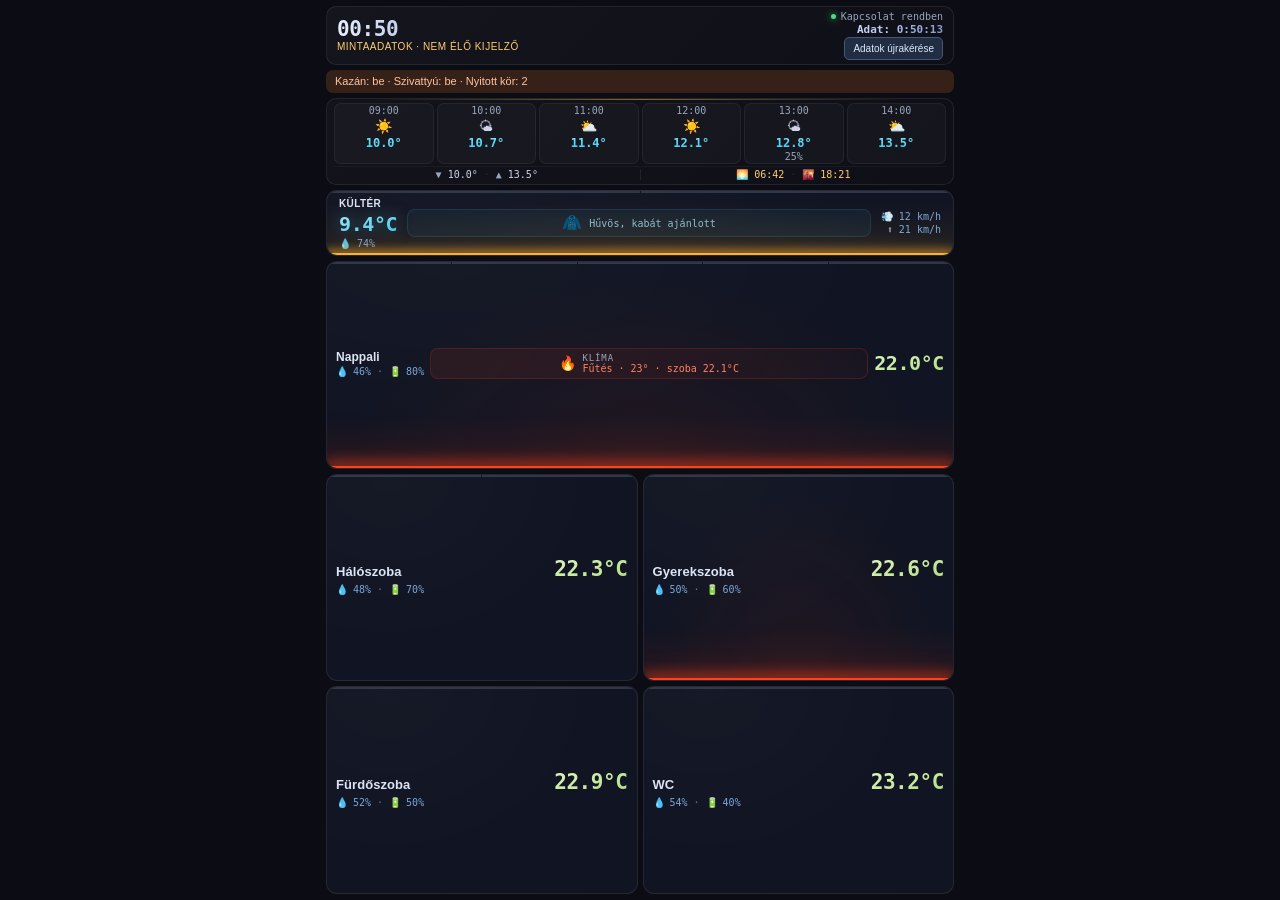
<file: src/preview.html>
<!DOCTYPE html>
<html lang="hu">

<head>
  <meta charset="UTF-8" />
  <meta name="viewport" content="width=device-width,initial-scale=1,maximum-scale=3" />
  <title>NSPanel – MINTAADATOS ELŐNÉZET</title>
<style>/* iHost NS Panel Pro — index.css */
* {
    box-sizing: border-box;
    margin: 0;
    padding: 0
}

:root {
    --bg: #0c0d14;
    --card: #111422;
    --cb: rgba(255, 255, 255, 0.08);
    --txt: #cdd4e8;
    --muted: #2e334d;
    --muted2: #4e566e;
    --warm: #ffb030;
    --warm-g: rgba(255, 176, 48, 0.75);
    --warm-s: rgba(255, 176, 48, 0.13);
    --cool: #38c8f0;
    --cool-g: rgba(56, 200, 240, 0.7);
    --cool-s: rgba(56, 200, 240, 0.1);
    --heat: #ff4218;
    --heat-g: rgba(255, 66, 24, 0.7);
    --heat-s: rgba(255, 66, 24, 0.09);
    --mono: 'JetBrains Mono', monospace;
    --sans: 'Outfit', sans-serif;
}

html,
body {
    width: 480px;
    height: 480px;
    overflow: hidden;
    background: var(--bg);
    color: var(--txt);
    font-family: var(--sans)
}

body::after {
    content: '';
    position: fixed;
    inset: 0;
    pointer-events: none;
    z-index: 200;
    background-image: url("data:image/svg+xml,%3Csvg viewBox='0 0 200 200' xmlns='http://www.w3.org/2000/svg'%3E%3Cfilter id='n'%3E%3CfeTurbulence type='fractalNoise' baseFrequency='0.88' numOctaves='4' stitchTiles='stitch'/%3E%3C/filter%3E%3Crect width='100%25' height='100%25' filter='url(%23n)' opacity='0.032'/%3E%3C/svg%3E");
    opacity: .5;
    mix-blend-mode: overlay
}

.bg-amb {
    position: fixed;
    inset: 0;
    pointer-events: none;
    z-index: 0;
    overflow: hidden
}

.ba1 {
    position: absolute;
    width: 360px;
    height: 360px;
    border-radius: 50%;
    bottom: -120px;
    left: -80px;
    background: radial-gradient(circle, rgba(255, 80, 30, .07), transparent 62%)
}

.ba2 {
    position: absolute;
    width: 300px;
    height: 300px;
    border-radius: 50%;
    top: -90px;
    right: -60px;
    background: radial-gradient(circle, rgba(56, 200, 240, .055), transparent 62%)
}

.ba3 {
    position: absolute;
    width: 220px;
    height: 220px;
    border-radius: 50%;
    bottom: 80px;
    right: 20px;
    background: radial-gradient(circle, rgba(167, 139, 250, .04), transparent 62%)
}

.screen {
    position: relative;
    z-index: 1;
    width: 480px;
    height: 480px;
    padding: 6px;
    display: flex;
    flex-direction: column;
    gap: 5px
}

/* TOP BAR */
.topbar {
    flex-shrink: 0;
    display: flex;
    align-items: center;
    justify-content: space-between;
    padding: 5px 12px;
    background: linear-gradient(135deg, rgba(255, 255, 255, .04), rgba(255, 255, 255, .015));
    border: 1px solid var(--cb);
    border-radius: 10px
}

.tb-time {
    font-family: var(--mono);
    font-size: 21px;
    font-weight: 700;
    letter-spacing: -.02em;
    line-height: 1;
    background: linear-gradient(90deg, #e8eeff, #8899cc);
    -webkit-background-clip: text;
    -webkit-text-fill-color: transparent
}

.tb-date {
    font-size: 8.5px;
    color: var(--muted2);
    letter-spacing: .05em;
    margin-top: 1.5px;
    text-transform: uppercase
}

.tb-right {
    display: flex;
    flex-direction: column;
    align-items: flex-end;
    gap: 1px
}

.tb-upd-label {
    display: flex;
    align-items: center;
    gap: 5px;
    font-family: var(--mono);
    font-size: 8px;
    color: var(--muted2)
}

.live-dot {
    width: 5px;
    height: 5px;
    border-radius: 50%;
    background: #4ade80;
    box-shadow: 0 0 7px rgba(74, 222, 128, 0.8);
    animation: blink 2.2s ease-in-out infinite
}

.live-dot.stale {
    background: var(--heat);
    box-shadow: 0 0 7px var(--heat)
}

@keyframes blink {

    0%,
    100% {
        opacity: 1
    }

    50% {
        opacity: .2
    }
}

.tb-upd-time {
    font-family: var(--mono);
    font-size: 12px;
    font-weight: 600;
    background: linear-gradient(90deg, #c8d8ff, #8899cc);
    -webkit-background-clip: text;
    -webkit-text-fill-color: transparent
}

/* FORECAST */
.forecast {
    flex-shrink: 0;
    padding: 6px 8px 5px;
    background: linear-gradient(135deg, rgba(255, 255, 255, .03), rgba(255, 255, 255, .015));
    border: 1px solid var(--cb);
    border-radius: 10px;
    position: relative;
    overflow: hidden
}

.forecast::before {
    content: '';
    position: absolute;
    top: 0;
    left: 8%;
    right: 8%;
    height: 1px;
    background: linear-gradient(90deg, transparent, rgba(255, 176, 48, .5), transparent)
}

.fc-row {
    display: flex;
    gap: 3px
}

.fc-item {
    flex: 1;
    display: flex;
    flex-direction: column;
    align-items: center;
    gap: 1px;
    padding: 3px 1px;
    border-radius: 7px;
    background: rgba(255, 255, 255, .028);
    border: 1px solid rgba(255, 255, 255, .055)
}

.fc-t {
    font-family: var(--mono);
    font-size: 7.5px;
    color: var(--muted2)
}

.fc-i {
    font-size: 14px;
    line-height: 1.3
}

.fc-c {
    font-family: var(--mono);
    font-size: 10.5px;
    font-weight: 600;
    background: linear-gradient(180deg, #7ee8ff, #38c8f0);
    -webkit-background-clip: text;
    -webkit-text-fill-color: transparent
}

.fc-p {
    font-family: var(--mono);
    font-size: 7px;
    color: var(--muted2)
}

.fc-meta {
    display: flex;
    justify-content: center;
    align-items: stretch;
    gap: 0;
    margin-top: 4px;
    padding-top: 4px;
    border-top: 1px solid rgba(255, 255, 255, .045);
    font-family: var(--mono);
    font-size: 8px;
    color: var(--muted2)
}

.fc-meta-group {
    display: flex;
    align-items: center;
    gap: 6px;
    flex: 1;
    justify-content: center
}

.fc-meta-group+.fc-meta-group {
    border-left: 1px solid rgba(255, 255, 255, .07)
}

.fc-meta b {
    color: var(--txt);
    font-weight: 500
}

.fc-sep {
    color: rgba(255, 255, 255, .1)
}

.fc-sun-val {
    color: #ffcc70;
    font-weight: 500
}

/* ZONE GRID */
.zone-grid {
    flex: 1;
    min-height: 0;
    display: grid;
    grid-template-columns: 1fr 1fr;
    grid-template-rows: auto 1fr 1fr 1fr;
    gap: 5px
}

/* CARD BASE */
.zcard {
    border-radius: 11px;
    background: var(--card);
    border: 1px solid var(--cb);
    position: relative;
    overflow: hidden;
    display: flex;
    flex-direction: column;
    justify-content: center;
    padding: 7px 11px;
    gap: 3px;
    background-image: radial-gradient(ellipse at 20% 0%, rgba(255, 255, 255, .02) 0%, transparent 60%)
}

/* OUTDOOR */
.zcard.z-outdoor {
    grid-column: 1/-1;
    flex-direction: row;
    align-items: center;
    justify-content: space-between;
    gap: 10px;
    padding: 6px 12px
}

.zout-left {
    display: flex;
    flex-direction: column;
    gap: 2px;
    flex-shrink: 0
}

.zout-name {
    font-size: 10px;
    font-weight: 600;
    color: #dde4f5;
    letter-spacing: .04em;
    text-transform: uppercase;
    margin-bottom: 1px
}

.zout-temp {
    font-family: var(--mono);
    font-size: 20px;
    font-weight: 700;
    letter-spacing: -.02em;
    background: linear-gradient(160deg, #9ee8ff, #38c8f0);
    -webkit-background-clip: text;
    -webkit-text-fill-color: transparent;
    filter: drop-shadow(0 0 8px rgba(56, 200, 240, .5))
}

.zout-meta {
    font-family: var(--mono);
    font-size: 8.5px;
    color: var(--muted2);
    display: flex;
    gap: 6px
}

.zout-meta span {
    color: #78a8d8
}

.zout-hint {
    flex: 1;
    display: flex;
    align-items: center;
    justify-content: center;
    gap: 7px;
    padding: 5px 10px;
    background: rgba(56, 200, 240, .06);
    border: 1px solid rgba(56, 200, 240, .13);
    border-radius: 8px;
    font-family: var(--mono)
}

.hint-ico {
    font-size: 16px;
    line-height: 1
}

.hint-txt {
    font-size: 9.5px;
    color: #8bbcce
}

.zout-right {
    display: flex;
    flex-direction: column;
    gap: 2px;
    align-items: flex-end;
    flex-shrink: 0
}

.zout-wind {
    font-family: var(--mono);
    font-size: 8.5px;
    color: var(--muted2);
    text-align: right
}

.zout-wind span {
    color: #78a8d8
}

/* NAPPALI */
.zcard.z-nappali {
    grid-column: 1/-1
}

.zc-nappali-body {
    display: flex;
    align-items: center;
    gap: 10px
}

.znap-left {
    display: flex;
    flex-direction: column;
    gap: 2px;
    flex-shrink: 0
}

.klima-hint {
    flex: 1;
    display: flex;
    align-items: center;
    justify-content: center;
    gap: 6px;
    padding: 5px 10px;
    border-radius: 8px;
    font-family: var(--mono);
    font-size: 9px;
    border: 1px solid rgba(255, 255, 255, .07);
    background: rgba(255, 255, 255, .04);
    color: var(--muted2);
    white-space: nowrap
}

.klima-hint.kh-cool {
    background: linear-gradient(90deg, rgba(56, 200, 240, .09), rgba(56, 200, 240, .03));
    border-color: rgba(56, 200, 240, .18);
    color: var(--cool)
}

.klima-hint.kh-heat {
    background: linear-gradient(90deg, rgba(255, 66, 24, .09), rgba(255, 66, 24, .03));
    border-color: rgba(255, 66, 24, .18);
    color: #ff8060
}

.kh-ico {
    font-size: 14px;
    line-height: 1
}

.kh-label {
    font-size: 7px;
    letter-spacing: .1em;
    text-transform: uppercase;
    color: var(--muted2);
    margin-right: 1px
}

.kh-state {
    font-size: 9px
}

/* hőfok jobbra, mint a kis kártyákon */
.zc-nappali-body>.zc-temp {
    flex-shrink: 0;
    font-size: 20px;
    font-weight: 700;
    font-family: var(--mono);
    letter-spacing: -.02em
}

/* SMALL */
.zcard.z-small .zc-name {
    font-size: 14px
}

.zcard.z-small .zc-temp {
    font-size: 20px
}

/* TOP SEGMENTS */
.top-segs {
    position: absolute;
    top: 0;
    left: 0;
    right: 0;
    display: flex;
    gap: 1px;
    height: 2px;
    border-radius: 11px 11px 0 0;
    overflow: hidden
}

.seg {
    flex: 1;
    background: transparent;
    transition: background .4s, box-shadow .4s
}

.seg.on {
    background: var(--warm);
    box-shadow: 0 0 12px 3px var(--warm-g)
}

.top-glow {
    position: absolute;
    top: 0;
    left: 0;
    right: 0;
    height: 60px;
    pointer-events: none;
    background: linear-gradient(180deg, var(--warm-s) 0%, transparent 100%);
    border-radius: 11px 11px 0 0;
    opacity: 0;
    transition: opacity .5s
}

.zcard.any-on .top-glow {
    opacity: 1
}

/* BOTTOM GLOW */
.bot-strip {
    position: absolute;
    bottom: 0;
    left: 0;
    right: 0;
    height: 2px;
    border-radius: 0 0 11px 11px;
    background: transparent;
    transition: background .5s, box-shadow .5s
}

.bot-fill {
    position: absolute;
    bottom: 0;
    left: 0;
    right: 0;
    height: 52px;
    pointer-events: none;
    border-radius: 0 0 11px 11px;
    opacity: 0;
    transition: opacity .5s
}

.zcard.g-heat .bot-strip {
    background: var(--heat);
    box-shadow: 0 0 14px 3px var(--heat-g), 0 -3px 22px var(--heat-g)
}

.zcard.g-heat .bot-fill {
    background: linear-gradient(to top, var(--heat-s), transparent);
    opacity: 1
}

.zcard.g-cool .bot-strip {
    background: var(--cool);
    box-shadow: 0 0 14px 3px var(--cool-g), 0 -3px 22px var(--cool-g)
}

.zcard.g-cool .bot-fill {
    background: linear-gradient(to top, var(--cool-s), transparent);
    opacity: 1
}

.zcard.g-cold .bot-strip {
    background: var(--cool);
    box-shadow: 0 0 10px 2px var(--cool-g), 0 -2px 16px var(--cool-g)
}

.zcard.g-cold .bot-fill {
    background: linear-gradient(to top, var(--cool-s), transparent);
    opacity: .85
}

.zcard.g-mild .bot-strip {
    background: var(--warm);
    box-shadow: 0 0 10px 2px var(--warm-g), 0 -2px 16px var(--warm-g)
}

.zcard.g-mild .bot-fill {
    background: linear-gradient(to top, var(--warm-s), transparent);
    opacity: .7
}

.zcard.g-hot .bot-strip {
    background: var(--heat);
    box-shadow: 0 0 10px 2px var(--heat-g), 0 -2px 16px var(--heat-g)
}

.zcard.g-hot .bot-fill {
    background: linear-gradient(to top, var(--heat-s), transparent);
    opacity: .8
}

.zcard.g-heat {
    background-image: radial-gradient(ellipse at 50% 100%, rgba(255, 66, 24, .07) 0%, transparent 65%), radial-gradient(ellipse at 20% 0%, rgba(255, 255, 255, .02) 0%, transparent 60%)
}

.zcard.g-cool {
    background-image: radial-gradient(ellipse at 50% 100%, rgba(56, 200, 240, .06) 0%, transparent 65%), radial-gradient(ellipse at 20% 0%, rgba(255, 255, 255, .02) 0%, transparent 60%)
}

.zcard.g-cold {
    background-image: radial-gradient(ellipse at 50% 100%, rgba(56, 200, 240, .055) 0%, transparent 65%), radial-gradient(ellipse at 20% 0%, rgba(255, 255, 255, .02) 0%, transparent 60%)
}

.zcard.g-mild {
    background-image: radial-gradient(ellipse at 50% 100%, rgba(255, 176, 48, .055) 0%, transparent 65%), radial-gradient(ellipse at 20% 0%, rgba(255, 255, 255, .02) 0%, transparent 60%)
}

.zcard.g-hot {
    background-image: radial-gradient(ellipse at 50% 100%, rgba(255, 66, 24, .065) 0%, transparent 65%), radial-gradient(ellipse at 20% 0%, rgba(255, 255, 255, .02) 0%, transparent 60%)
}

.zcard.any-on {
    background-image: radial-gradient(ellipse at 50% 0%, rgba(255, 176, 48, .055) 0%, transparent 55%), radial-gradient(ellipse at 20% 0%, rgba(255, 255, 255, .015) 0%, transparent 60%)
}

/* SHARED CONTENT */
.zc-head {
    display: flex;
    justify-content: space-between;
    align-items: baseline
}

.zc-name {
    font-size: 12px;
    font-weight: 600;
    letter-spacing: .005em;
    color: #dde4f5
}

.zc-temp {
    font-family: var(--mono);
    font-size: 15px;
    font-weight: 700;
    letter-spacing: -.02em;
    transition: color .4s
}

.tc-hot {
    background: linear-gradient(160deg, #ffd0a0, #ff8060);
    -webkit-background-clip: text;
    -webkit-text-fill-color: transparent;
    filter: drop-shadow(0 0 8px rgba(255, 128, 96, .4))
}

.tc-warm {
    background: linear-gradient(160deg, #e0f4c0, #b0dc80);
    -webkit-background-clip: text;
    -webkit-text-fill-color: transparent
}

.tc-norm {
    color: #c8d4ec;
    -webkit-text-fill-color: #c8d4ec
}

.tc-none {
    color: var(--muted2);
    -webkit-text-fill-color: var(--muted2)
}

.zc-meta {
    display: flex;
    align-items: center;
    gap: 5px;
    flex-wrap: wrap;
    font-family: var(--mono);
    font-size: 9px;
    color: var(--muted2);
    line-height: 1;
    margin-top: 1px
}

.mv {
    color: #78a8d8
}

.msep {
    color: var(--muted);
    margin: 0 1px
}

.mbat-low {
    color: #f87171 !important
}

/* ANIMATIONS — csak az első megjelenésre */
@keyframes fadeUp {
    from {
        opacity: 0;
        transform: translateY(8px)
    }

    to {
        opacity: 1;
        transform: translateY(0)
    }
}

.zcard {
    animation: fadeUp .38s ease both
}

.zcard:nth-child(1) {
    animation-delay: .04s
}

.zcard:nth-child(2) {
    animation-delay: .09s
}

.zcard:nth-child(3) {
    animation-delay: .12s
}

.zcard:nth-child(4) {
    animation-delay: .15s
}

.zcard:nth-child(5) {
    animation-delay: .18s
}

.zcard:nth-child(6) {
    animation-delay: .21s
}
/* 2026 refresh: local fonts, higher contrast, explicit states, compact 480px layout. */
:root { --muted2: #98a5bc; --muted: #64718a; --sans: Arial, sans-serif; --mono: Consolas, monospace; }
html, body { width: 100%; min-height: 100%; height: auto; overflow: auto; }
body::after, .bg-amb { display: none; }
.screen { width: 100%; max-width: 640px; height: 100vh; min-height: 480px; margin: auto; }
.topbar { padding: 4px 10px; }
.tb-date { font-size: 10px; }
.tb-upd-label { font-size: 10px; }
.tb-upd-time { font-size: 11px; }
#refresh-state { background: #202d43; color: #dce7fa; border: 1px solid #465774; border-radius: 5px; padding: 5px 8px; font-size: 10px; cursor: pointer; }
#refresh-state:focus-visible { outline: 2px solid #38c8f0; }
.live-dot { animation: none; }
.heating-bar { flex-shrink: 0; font-size: 11px; line-height: 15px; padding: 4px 9px; background: #182131; border-radius: 7px; color: #bdcce2; }
.heating-bar.active { background: #362119; color: #ffc4a0; }
.fc-t, .fc-p { font-size: 10px; }
.fc-c { font-size: 12px; }
.fc-meta { font-size: 10px; }
.fc-p { min-height: 11px; }
.forecast { padding: 4px 7px; }
.fc-item { padding: 1px; }
.fc-meta { margin-top: 2px; padding-top: 2px; }
.zone-grid { grid-template-rows: 66px 1fr 1fr 1fr; }
.zcard { padding: 5px 9px; animation: none; }
.zcard.z-small .zc-name { font-size: 13px; }
.zcard.z-small .zc-temp { font-size: 21px; }
.zc-meta, .zout-wind, .zout-meta { font-size: 10px; }
.klima-hint { min-width: 0; padding: 4px; white-space: normal; }
.kh-label { display: block; font-size: 9px; }
.kh-state { font-size: 10px; }
.zc-nappali-body { gap: 6px; }
.hint-txt { font-size: 10px; }
.zcard.data-stale { border: 1px dashed #dca65b; }
.zcard.data-offline { border-color: #f87171; }
.data-stale .zc-temp, .data-stale .zout-temp { opacity: .65; }
.sensor-note { color: #e6b775; font-size: 9px; line-height: 11px; }
.data-offline .sensor-note { color: #ff9c9c; }
.seg.unknown { background: #566176; opacity: .45; }
@media (max-width: 420px) { .screen { min-height: 560px; } .zc-nappali-body { flex-wrap: wrap; } .klima-hint { order: 3; flex-basis: 100%; } .zout-hint { padding: 3px; } .hint-ico { display: none; } }
</style>
</head>

<body>

  <div class="bg-amb">
    <div class="ba1"></div>
    <div class="ba2"></div>
    <div class="ba3"></div>
  </div>

  <div class="screen">

    <!-- TOP BAR -->
    <div class="topbar">
      <div>
        <div class="tb-time" id="clock">00:00</div>
        <div class="tb-date" id="dateline">—</div>
      </div>
      <div class="tb-right">
        <div class="tb-upd-label"><span class="live-dot stale" id="live-dot"></span><span id="connection-status" role="status">Kapcsolódás…</span></div>
        <div class="tb-upd-time" id="last-update">—</div>
        <button id="refresh-state" type="button">Adatok újrakérése</button>
      </div>
    </div>

    <div class="heating-bar" id="heating-status">Fűtésadatokra vár…</div>

    <!-- FORECAST -->
    <div class="forecast">
      <div class="fc-row">
        <div class="fc-item" id="fc-0">
          <div class="fc-t">—</div>
          <div class="fc-i">🌡</div>
          <div class="fc-c">—</div>
          <div class="fc-p"></div>
        </div>
        <div class="fc-item" id="fc-1">
          <div class="fc-t">—</div>
          <div class="fc-i">🌡</div>
          <div class="fc-c">—</div>
          <div class="fc-p"></div>
        </div>
        <div class="fc-item" id="fc-2">
          <div class="fc-t">—</div>
          <div class="fc-i">🌡</div>
          <div class="fc-c">—</div>
          <div class="fc-p"></div>
        </div>
        <div class="fc-item" id="fc-3">
          <div class="fc-t">—</div>
          <div class="fc-i">🌡</div>
          <div class="fc-c">—</div>
          <div class="fc-p"></div>
        </div>
        <div class="fc-item" id="fc-4">
          <div class="fc-t">—</div>
          <div class="fc-i">🌡</div>
          <div class="fc-c">—</div>
          <div class="fc-p"></div>
        </div>
        <div class="fc-item" id="fc-5">
          <div class="fc-t">—</div>
          <div class="fc-i">🌡</div>
          <div class="fc-c">—</div>
          <div class="fc-p"></div>
        </div>
      </div>
      <div class="fc-meta">
        <div class="fc-meta-group">
          <span>▼ <b id="fc-min">—</b></span>
          <span class="fc-sep">·</span>
          <span>▲ <b id="fc-max">—</b></span>
        </div>
        <div class="fc-meta-group">
          <span>🌅 <span class="fc-sun-val" id="fc-sunrise">—</span></span>
          <span class="fc-sep">·</span>
          <span>🌇 <span class="fc-sun-val" id="fc-sunset">—</span></span>
        </div>
      </div>
    </div>

    <!-- ZONE GRID — statikus HTML, JS csak az adatokat frissíti -->
    <div class="zone-grid">

      <!-- KÜLTÉR — 2 szegmens: Kültér B · Kültér A -->
      <div class="zcard z-outdoor g-mild" id="z-kulter">
        <div class="top-segs">
          <div class="seg" id="seg-kulter-0"></div>
          <div class="seg" id="seg-kulter-1"></div>
        </div>
        <div class="top-glow"></div>
        <div class="zout-left">
          <div class="zout-name">Kültér</div>
          <div class="zout-temp" id="z-kulter-temp">—</div>
          <div class="zout-meta">💧<span id="z-kulter-rh">—</span></div>
        </div>
        <div class="zout-hint">
          <span class="hint-ico" id="z-kulter-hico">❓</span>
          <span class="hint-txt" id="z-kulter-htxt">—</span>
        </div>
        <div class="zout-right">
          <div class="zout-wind">💨 <span id="z-kulter-wind">—</span></div>
          <div class="zout-wind">⬆ <span id="z-kulter-gust">—</span></div>
        </div>
        <div class="bot-strip"></div>
        <div class="bot-fill"></div>
      </div>

      <!-- NAPPALI — 5 szegmens: Előszoba · Étkező · Konyha · Nappali · Dolgozó -->
      <div class="zcard z-nappali" id="z-nappali">
        <div class="top-segs">
          <div class="seg" id="seg-nap-0"></div>
          <div class="seg" id="seg-nap-1"></div>
          <div class="seg" id="seg-nap-2"></div>
          <div class="seg" id="seg-nap-3"></div>
          <div class="seg" id="seg-nap-4"></div>
        </div>
        <div class="top-glow"></div>
        <div class="zc-nappali-body">
          <div class="znap-left">
            <div class="zc-head">
              <span class="zc-name">Nappali</span>
            </div>
            <div class="zc-meta">
              💧<span class="mv" id="z-nappali-rh">—</span>
              <span class="msep">·</span>
              🔋<span class="mv" id="z-nappali-bat">—</span>
            </div>
          </div>
          <div class="klima-hint" id="z-nappali-kh">
            <span class="kh-ico" id="z-nappali-khico">○</span>
            <span>
            <span class="kh-label">Klíma</span>
            <span class="kh-state" id="z-nappali-khstate">—</span>
            </span>
          </div>
          <span class="zc-temp tc-none" id="z-nappali-temp">—</span>
        </div>
        <div class="bot-strip"></div>
        <div class="bot-fill"></div>
      </div>

      <!-- HÁLÓSZOBA — 2 szegmens: Háló 01 · Háló 02 -->
      <div class="zcard z-small" id="z-halo">
        <div class="top-segs">
          <div class="seg" id="seg-halo-0"></div>
          <div class="seg" id="seg-halo-1"></div>
        </div>
        <div class="top-glow"></div>
        <div class="zc-head">
          <span class="zc-name">Hálószoba</span>
          <span class="zc-temp tc-none" id="z-halo-temp">—</span>
        </div>
        <div class="zc-meta">
          💧<span class="mv" id="z-halo-rh">—</span>
          <span class="msep">·</span>
          🔋<span class="mv" id="z-halo-bat">—</span>
        </div>
        <div class="bot-strip"></div>
        <div class="bot-fill"></div>
      </div>

      <!-- GYEREKSZOBA — 1 szegmens -->
      <div class="zcard z-small" id="z-gyerek">
        <div class="top-segs">
          <div class="seg" id="seg-gyerek-0"></div>
        </div>
        <div class="top-glow"></div>
        <div class="zc-head">
          <span class="zc-name">Gyerekszoba</span>
          <span class="zc-temp tc-none" id="z-gyerek-temp">—</span>
        </div>
        <div class="zc-meta">
          💧<span class="mv" id="z-gyerek-rh">—</span>
          <span class="msep">·</span>
          🔋<span class="mv" id="z-gyerek-bat">—</span>
        </div>
        <div class="bot-strip"></div>
        <div class="bot-fill"></div>
      </div>

      <!-- FÜRDŐSZOBA — 1 szegmens -->
      <div class="zcard z-small" id="z-furdo">
        <div class="top-segs">
          <div class="seg" id="seg-furdo-0"></div>
        </div>
        <div class="top-glow"></div>
        <div class="zc-head">
          <span class="zc-name">Fürdőszoba</span>
          <span class="zc-temp tc-none" id="z-furdo-temp">—</span>
        </div>
        <div class="zc-meta">
          💧<span class="mv" id="z-furdo-rh">—</span>
          <span class="msep">·</span>
          🔋<span class="mv" id="z-furdo-bat">—</span>
        </div>
        <div class="bot-strip"></div>
        <div class="bot-fill"></div>
      </div>

      <!-- WC — 1 szegmens -->
      <div class="zcard z-small" id="z-wc">
        <div class="top-segs">
          <div class="seg" id="seg-wc-0"></div>
        </div>
        <div class="top-glow"></div>
        <div class="zc-head">
          <span class="zc-name">WC</span>
          <span class="zc-temp tc-none" id="z-wc-temp">—</span>
        </div>
        <div class="zc-meta">
          💧<span class="mv" id="z-wc-rh">—</span>
          <span class="msep">·</span>
          🔋<span class="mv" id="z-wc-bat">—</span>
        </div>
        <div class="bot-strip"></div>
        <div class="bot-fill"></div>
      </div>

    </div><!-- /zone-grid -->
  </div><!-- /screen -->

  <script>
const demoNow=Date.now();
const demoPayload={_ts:demoNow,_updated:{weather:demoNow,ac:demoNow,th:{},switches:{}},weather:{temp:9.4,humidity:74,wind:12,gust:21,sunrise:'06:42',sunset:'18:21',forecast:Array.from({length:6},(_,i)=>({time:'2026-10-01T'+String(9+i).padStart(2,'0')+':00',temp:10+i*.7,code:i%3,pop:i===4?25:0}))},ac:{power:true,mode:1,roomTemp:22.1,setTemp:23,offline:false},sensors:{th:{},switches:{futes:{'Kazán':true,'Szivattyú':true,'Nappali fűtéskör':true,'Hálószoba fűtéskör':false,'Gyerekszoba fűtéskör':true,'Fürdőszoba fűtéskör':false,'WC fűtéskör':false}}}};
["nappali","halo","gyerek","furdo","wc"].forEach((id,i)=>{demoPayload.sensors.th[id]={temp:22+i*.3,hum:46+i*2,battery:80-i*10,online:true};demoPayload._updated.th[id]=demoNow;demoPayload._updated.switches[id]=demoNow;});
demoPayload._updated.switches.futes=Object.fromEntries(Object.keys(demoPayload.sensors.switches.futes).map(k=>[k,demoNow]));
const demoHandlers={};
window.uibuilder={get:k=>k==='ioConnected'?true:undefined,onChange:(k,f)=>demoHandlers[k]=f,send:()=>setTimeout(()=>demoHandlers.msg({payload:demoPayload}),10)};
</script>
  <script>// iHost NS Panel Pro — index.js  v2.0
// Unifier v5.1 struktúrához igazítva:
//   payload.weather   → {temp, humidity, wind, gust, code, sunrise, sunset, tempMax, tempMin, forecast[]}
//   payload.ac        → {power, standby, offline, roomTemp, setTemp, mode}
//   payload.sensors   → {th:{nappali,halo,...}, switches:{...}, shutters:{...}}
//   payload.lights    → {bulbs:{...}, controllers:{...}}
'use strict';

const WX = {
    0: "☀️", 1: "🌤", 2: "⛅", 3: "🌥", 45: "🌫", 48: "🌫",
    51: "🌦", 53: "🌦", 55: "🌧", 61: "🌧", 63: "🌧", 65: "🌧",
    71: "🌨", 73: "🌨", 75: "❄️", 80: "🌦", 81: "🌧", 82: "⛈", 95: "⛈", 99: "⛈"
};
const WX_NIGHT = { 0: "🌙", 1: "🌙", 2: "☁️", 3: "🌥" };

function wxIcon(code, timeStr) {
    if (timeStr) {
        const h = parseInt(timeStr.slice(11, 13), 10);
        if (h >= 20 || h < 6) return WX_NIGHT[code] || WX[code] || "🌡";
    }
    return WX[code] || "🌡";
}
function fmt2(n) { return String(n).padStart(2, "0"); }
function outdoorGlowCls(t) {
    if (t == null) return "g-mild";
    return t <= 5 ? "g-cold" : t <= 18 ? "g-mild" : "g-hot";
}
function tempCls(t) {
    if (t == null) return "tc-none";
    if (t >= 24) return "tc-hot";
    if (t >= 22) return "tc-warm";
    return "tc-norm";
}
function clothingHint(t) {
    if (t == null) return { ico: "❓", txt: "Ismeretlen" };
    if (t <= 0) return { ico: "🥶", txt: "Fagyos, vastag téli ruha" };
    if (t <= 5) return { ico: "🧥", txt: "Hideg, kabát szükséges" };
    if (t <= 10) return { ico: "🧥", txt: "Hűvös, kabát ajánlott" };
    if (t <= 18) return { ico: "🙂", txt: "Vedd fel a kabátod" };
    if (t <= 24) return { ico: "😊", txt: "Kellemes, könnyű öltözék" };
    return { ico: "☀️", txt: "Meleg, nyári ruha" };
}
function setClass(el, prefix, cls) {
    if (!el) return;
    el.classList.forEach(c => { if (c.startsWith(prefix)) el.classList.remove(c); });
    if (cls) el.classList.add(cls);
}

// ── SZEGMENS MAPPING ─────────────────────────────────────────
// sensors.switches[room][label] = true/false
const SEG_MAP = [
    { room: "eloszoba", label: "Kültér B", segId: "seg-kulter-0" },
    { room: "nappali", label: "Kültér A", segId: "seg-kulter-1" },
    { room: "eloszoba", label: "Előszoba", segId: "seg-nap-0" },
    { room: "eloszoba", label: "Étkező", segId: "seg-nap-1" },
    { room: "eloszoba", label: "Konyha", segId: "seg-nap-2" },
    { room: "nappali", label: "Nappali", segId: "seg-nap-3" },
    { room: "nappali", label: "Dolgozó", segId: "seg-nap-4" },
    { room: "halo", label: "Háló 1", segId: "seg-halo-0" },
    { room: "halo", label: "Háló 2", segId: "seg-halo-1" },
    { room: "gyerek", label: "Gyerekszoba", segId: "seg-gyerek-0" },
    { room: "furdo", label: "Fürdőszoba  világítás", segId: "seg-furdo-0" },
    { room: "wc", label: "WC világítás", segId: "seg-wc-0" },
];
const ZONE_SEGS = {
    kulter: ["seg-kulter-0", "seg-kulter-1"],
    nappali: ["seg-nap-0", "seg-nap-1", "seg-nap-2", "seg-nap-3", "seg-nap-4"],
    halo: ["seg-halo-0", "seg-halo-1"],
    gyerek: ["seg-gyerek-0"],
    furdo: ["seg-furdo-0"],
    wc: ["seg-wc-0"],
};
const CIRCUIT_MAP = {
    "Nappali fűtéskör": "nappali",
    "Hálószoba fűtéskör": "halo",
    "Gyerekszoba fűtéskör": "gyerek",
    "Fürdőszoba fűtéskör": "furdo",
    "WC fűtéskör": "wc",
};
const AC_MODES = { 1: "Fűtés", 2: "Hűtés", 3: "Ventilátor", 4: "Száraz", 8: "Auto" };

// ── ELEM REFERENCIÁK ──────────────────────────────────────────
const R = {};
function cacheRefs() {
    R.fcMin = document.getElementById("fc-min");
    R.fcMax = document.getElementById("fc-max");
    R.fcSunrise = document.getElementById("fc-sunrise");
    R.fcSunset = document.getElementById("fc-sunset");
    R.fc = [];
    for (let i = 0; i < 6; i++) {
        const el = document.getElementById("fc-" + i);
        R.fc.push(el ? {
            t: el.querySelector(".fc-t"),
            i: el.querySelector(".fc-i"),
            c: el.querySelector(".fc-c"),
            p: el.querySelector(".fc-p")
        } : null);
    }
    R.kulter = {
        card: document.getElementById("z-kulter"),
        temp: document.getElementById("z-kulter-temp"),
        rh: document.getElementById("z-kulter-rh"),
        hico: document.getElementById("z-kulter-hico"),
        htxt: document.getElementById("z-kulter-htxt"),
        wind: document.getElementById("z-kulter-wind"),
        gust: document.getElementById("z-kulter-gust"),
    };
    ["nappali", "halo", "gyerek", "furdo", "wc"].forEach(id => {
        R[id] = {
            card: document.getElementById("z-" + id),
            temp: document.getElementById("z-" + id + "-temp"),
            rh: document.getElementById("z-" + id + "-rh"),
            bat: document.getElementById("z-" + id + "-bat"),
        };
        if (id === "nappali") {
            R.nappali.kh = document.getElementById("z-nappali-kh");
            R.nappali.khico = document.getElementById("z-nappali-khico");
            R.nappali.khst = document.getElementById("z-nappali-khstate");
        }
    });
    R.segs = {};
    SEG_MAP.forEach(({ segId }) => { R.segs[segId] = document.getElementById(segId); });
}

// ── AKTÍV FŰTÉSZÓNÁK ─────────────────────────────────────────
function computeActiveZones(switches) {
    const futes = switches.futes || {};
    const boilerOn = futes["Kazán"] === true;
    const pumpOn = futes["Szivattyú"] === true;
    if (!boilerOn || !pumpOn) return [];
    return Object.entries(futes)
        .filter(([, state]) => state)
        .map(([label]) => CIRCUIT_MAP[label])
        .filter(Boolean);
}

// ── FŐFRISSÍTŐ ────────────────────────────────────────────────
function update(payload) {
    if (!payload) return;

    const w = payload.weather || {};
    const ac = payload.ac || {};
    const sensors = payload.sensors || {};
    const th = sensors.th || {};
    const switches = sensors.switches || {};
    const activeZones = computeActiveZones(switches);

    // Snapshot time (connection state is handled separately)
    if (payload._ts) {
        const d = new Date(payload._ts);
        const dot = document.getElementById("live-dot");
        const lu = document.getElementById("last-update");
        if (lu) lu.textContent = [d.getHours(), d.getMinutes(), d.getSeconds()].map(fmt2).join(":");
        if (dot) dot.classList.toggle("stale", (Date.now() - payload._ts) / 60000 > 10);
    }

    // Forecast
    const fc = Array.isArray(w.forecast) ? w.forecast : [];
    const fcTemps = fc.map(h => numeric(h.temp)).filter(t => t != null);
    if (R.fcMin) R.fcMin.textContent = fcTemps.length ? Math.min(...fcTemps).toFixed(1) + "°" : "—";
    if (R.fcMax) R.fcMax.textContent = fcTemps.length ? Math.max(...fcTemps).toFixed(1) + "°" : "—";
    if (R.fcSunrise) R.fcSunrise.textContent = w.sunrise || "—";
    if (R.fcSunset) R.fcSunset.textContent = w.sunset || "—";
    Array.from({ length: 6 }, (_, i) => fc[i] || {}).forEach((h, i) => {
        const r = R.fc[i]; if (!r) return;
        if (r.t) r.t.textContent = h.time ? h.time.slice(11, 16) : "—";
        if (r.i) r.i.textContent = wxIcon(h.code, h.time);
        if (r.c) r.c.textContent = h.temp != null ? numberText(h.temp) + "°" : "—";
        if (r.p) r.p.textContent = h.pop != null && h.pop > 0 ? h.pop + "%" : "";
    });

    // Szegmensek
    SEG_MAP.forEach(({ room, label, segId }) => {
        const seg = R.segs[segId]; if (!seg) return;
        seg.classList.toggle("on", (switches[room] || {})[label] === true);
    });
    Object.entries(ZONE_SEGS).forEach(([zid, segIds]) => {
        const card = document.getElementById("z-" + zid); if (!card) return;
        card.classList.toggle("any-on", segIds.some(sid => R.segs[sid]?.classList.contains("on")));
    });

    // Kültér
    {
        const temp = numeric(w.temp);
        const rz = R.kulter;
        const hint = clothingHint(temp);
        if (rz.temp) rz.temp.textContent = temp != null ? numberText(temp) + "°C" : "—";
        if (rz.rh) rz.rh.textContent = w.humidity != null ? w.humidity + "%" : "—";
        if (rz.hico) rz.hico.textContent = hint.ico;
        if (rz.htxt) rz.htxt.textContent = hint.txt;
        if (rz.wind) rz.wind.textContent = w.wind != null ? w.wind + " km/h" : "—";
        if (rz.gust) rz.gust.textContent = w.gust != null ? w.gust + " km/h" : "—";
        setClass(rz.card, "g-", outdoorGlowCls(temp));
    }

    // Belső zónák
    ["nappali", "halo", "gyerek", "furdo", "wc"].forEach(id => {
        const rz = R[id]; if (!rz?.card) return;
        const sensor = th[id] || {};
        const temp = numeric(sensor.temp);
        const rh = sensor.hum ?? null;
        const bat = sensor.battery ?? null;

        if (rz.temp) {
            rz.temp.textContent = temp != null ? numberText(temp) + "°C" : "—";
            setClass(rz.temp, "tc-", tempCls(temp));
        }
        if (rz.rh) rz.rh.textContent = rh != null ? rh + "%" : "—";
        if (rz.bat) {
            rz.bat.textContent = bat != null ? bat + "%" : "—";
            rz.bat.classList.toggle("mbat-low", bat != null && bat <= 20);
        }

        const isHeat = activeZones.includes(id);
        const isCool = id === "nappali" && ac.power === true && ac.offline !== true && Number(ac.mode) === 2;
        setClass(rz.card, "g-", isHeat ? "g-heat" : isCool ? "g-cool" : null);

        // Klíma hint (nappali)
        if (id === "nappali" && rz.kh) {
            const on = ac.power === true && ac.offline !== true;
            const m = Number(ac.mode);
            setClass(rz.kh, "kh-", on ? (m === 1 ? "kh-heat" : m === 2 ? "kh-cool" : null) : null);
            if (rz.khico) rz.khico.textContent = on ? (m === 1 ? "🔥" : m === 2 ? "❄️" : "≋") : "○";
            if (rz.khst) {
                const roomT = ac.roomTemp != null ? ac.roomTemp + "°C" : "—";
                rz.khst.textContent = on
                    ? `${AC_MODES[m] || "—"} · ${ac.setTemp ?? "—"}° · szoba ${roomT}`
                    : `${ac.offline === true ? "Nem elérhető" : typeof ac.power !== "boolean" ? "Nincs adat" : "Kikapcsolt"} · szoba ${roomT}`;
            }
        }
    });
}

// ── CLOCK ─────────────────────────────────────────────────────
const DAYS = ["vasárnap", "hétfő", "kedd", "szerda", "csütörtök", "péntek", "szombat"];
const MONTHS = ["január", "február", "március", "április", "május", "június",
    "július", "augusztus", "szeptember", "október", "november", "december"];
function updateClock() {
    const n = new Date();
    const cl = document.getElementById("clock");
    const dl = document.getElementById("dateline");
    if (cl) cl.textContent = fmt2(n.getHours()) + ":" + fmt2(n.getMinutes());
    if (dl) dl.textContent = `${n.getFullYear()}. ${MONTHS[n.getMonth()]} ${n.getDate()}., ${DAYS[n.getDay()]}`.toUpperCase();
}

// ── Connection and data freshness ──────────────────────────
function numeric(value) {
    if (value == null || value === '' || typeof value === 'boolean') return null;
    const n = Number(value);
    return Number.isFinite(n) ? n : null;
}
function numberText(value) {
    const n = numeric(value);
    return n === null ? '—' : n.toFixed(1);
}
const CACHE_KEY = 'nspanel-ui-v3:' + location.pathname;
const ROOM_IDS = ['nappali', 'halo', 'gyerek', 'furdo', 'wc'];
let lastPayload = null;
let lastReceived = 0;
let connected = false;
let waiting = true;
let cachedView = false;
let renderError = false;
let lastRequest = 0;
function isSnapshot(p) {
    return p && typeof p === 'object' && !Array.isArray(p) &&
        ['weather', 'sensors', 'ac'].some(k => Object.prototype.hasOwnProperty.call(p, k));
}
function old(ts, maxAge) {
    return !Number.isFinite(ts) || ts <= 0 || Date.now() - ts > maxAge || ts > Date.now() + 60000;
}
function paintStatus() {
    const staleTransport = old(lastReceived, 90000);
    const text = typeof uibuilder === 'undefined' ? 'UI könyvtár nem töltődött be' :
        renderError ? 'Adatformátum-hiba' : !connected ? 'Nincs kapcsolat' :
        waiting ? 'Adatokra vár…' : staleTransport ? 'Nincs új adat' : 'Kapcsolat rendben';
    document.getElementById('connection-status').textContent = text;
    document.getElementById('live-dot').classList.toggle('stale', !connected || waiting || staleTransport || renderError);
    if (!lastPayload) return;
    const stamps = lastPayload._updated || {};
    ROOM_IDS.forEach(id => {
        const sensor = ((lastPayload.sensors || {}).th || {})[id] || {};
        const offline = sensor.online === false;
        const stale = cachedView || old((stamps.th || {})[id], 120000);
        R[id].card.classList.toggle('data-stale', stale);
        R[id].card.classList.toggle('data-offline', offline);
        document.getElementById('note-' + id).textContent = offline ? 'Szenzor nem elérhető' :
            cachedView ? 'Mentett adat' : stale ? 'Régi / nem igazolt adat' : '';
    });
    R.kulter.card.classList.toggle('data-stale', cachedView || old(stamps.weather, 35 * 60000));
    const relayStamps = (stamps.switches || {}).futes || {};
    const relaysFresh = !cachedView && ['Kazán', 'Szivattyú', ...Object.keys(CIRCUIT_MAP)]
        .every(label => !old(relayStamps[label], 120000));
    const switches = (lastPayload.sensors || {}).switches || {};
    const heat = switches.futes || {};
    const bar = document.getElementById('heating-status');
    const relayText = key => heat[key] === true ? 'be' : heat[key] === false ? 'ki' : '?';
    const circuits = Object.keys(CIRCUIT_MAP);
    const open = circuits.filter(k => heat[k] === true).length;
    const allKnown = circuits.every(k => typeof heat[k] === 'boolean');
    bar.textContent = relaysFresh ? `Kazán: ${relayText('Kazán')} · Szivattyú: ${relayText('Szivattyú')} · Nyitott kör: ${open}${allKnown ? '' : '/?'}` :
        'Fűtés: nincs friss reléadat';
    bar.classList.toggle('active', relaysFresh && heat['Kazán'] === true && heat['Szivattyú'] === true);
    if (!relaysFresh) ROOM_IDS.forEach(id => R[id].card.classList.remove('g-heat'));
    if (cachedView || old(stamps.ac, 35 * 60000)) {
        R.nappali.card.classList.remove('g-cool');
        setClass(R.nappali.kh, 'kh-', null);
        R.nappali.khst.textContent = 'Nincs friss klímaadat';
        R.nappali.khico.textContent = '○';
    }
    SEG_MAP.forEach(({room, label, segId}) => {
        const stale = cachedView || old(((stamps.switches || {})[room] || {})[label], 120000);
        R.segs[segId].classList.toggle('unknown', stale);
        if (stale) R.segs[segId].classList.remove('on');
    });
    Object.entries(ZONE_SEGS).forEach(([id, segs]) => {
        document.getElementById('z-' + id).classList.toggle('any-on', segs.some(s => R.segs[s].classList.contains('on')));
    });
    const ts = numeric(lastPayload._ts);
    document.getElementById('last-update').textContent = ts ?
        (cachedView ? 'Mentett: ' : 'Adat: ') + new Date(ts).toLocaleTimeString('hu-HU') : 'Időpont ismeretlen';
}
function requestState() {
    if (typeof uibuilder === 'undefined' || !connected || Date.now() - lastRequest < 1500) return;
    lastRequest = Date.now();
    try { uibuilder.send({ topic: 'ui/state/request' }); }
    catch (e) { console.warn('UI állapotlekérés sikertelen', e); }
}
function receive(msg) {
    if (!msg || !isSnapshot(msg.payload)) return;
    try {
        update(msg.payload);
        lastPayload = msg.payload;
        lastReceived = Date.now();
        cachedView = false;
        waiting = false;
        renderError = false;
        try { localStorage.setItem(CACHE_KEY, JSON.stringify(lastPayload)); } catch (_) { /* storage optional */ }
    } catch (e) {
        renderError = true;
        console.error('UI adatfeldolgozási hiba', e);
    }
    paintStatus();
}
cacheRefs();
ROOM_IDS.forEach(id => {
    const note = document.createElement('div');
    note.id = 'note-' + id;
    note.className = 'sensor-note';
    R[id].card.appendChild(note);
});
updateClock();
try {
    const saved = JSON.parse(localStorage.getItem(CACHE_KEY));
    if (isSnapshot(saved) && !old(numeric(saved._ts), 24 * 60 * 60000)) {
        update(saved);
        lastPayload = saved;
        cachedView = true;
    }
} catch (_) { /* corrupted or unavailable browser cache is not fatal */ }
document.getElementById('refresh-state').addEventListener('click', () => { waiting = true; requestState(); paintStatus(); });
document.addEventListener('visibilitychange', () => { if (!document.hidden) { requestState(); paintStatus(); } });
window.addEventListener('online', requestState);
if (typeof uibuilder !== 'undefined') {
    // The supplied v7.5 IIFE starts automatically. Register handlers, then read current state.
    uibuilder.onChange('msg', receive);
    uibuilder.onChange('ioConnected', value => {
        connected = value === true;
        waiting = true;
        if (connected) requestState();
        paintStatus();
    });
    connected = uibuilder.get('ioConnected') === true;
    const existing = uibuilder.get('msg');
    if (existing) receive(existing);
    if (connected) requestState();
}
paintStatus();
setInterval(() => {
    updateClock();
    paintStatus();
    // Retry an empty initial state, and verify the channel periodically after recovery.
    if (waiting || old(lastReceived, 60000)) requestState();
}, 10000);
</script>
<script>document.getElementById('clock').title='MINTAADATOK – nem élő rendszer'; document.getElementById('dateline').style.color='#ffcc70'; setInterval(()=>document.getElementById('dateline').textContent='MINTAADATOK · NEM ÉLŐ KIJELZŐ',100);</script></body>

</html>
</file>
